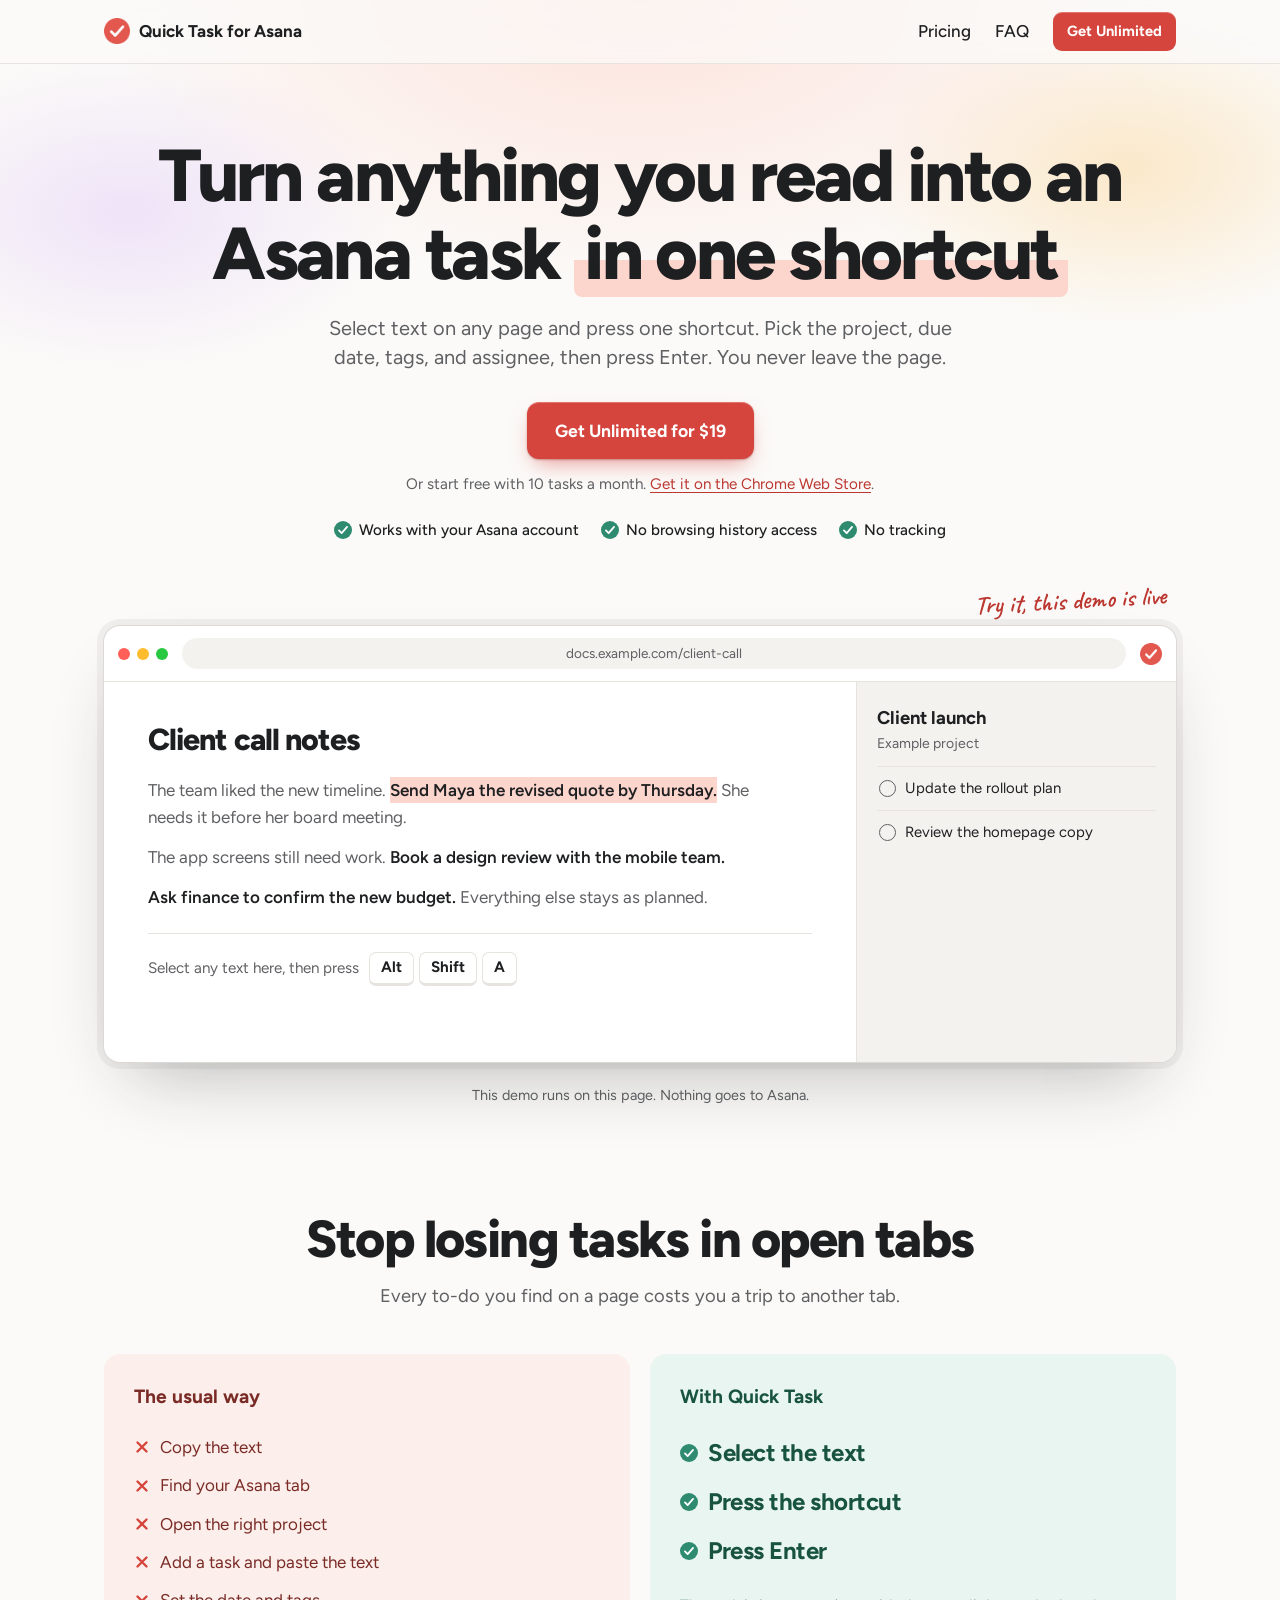
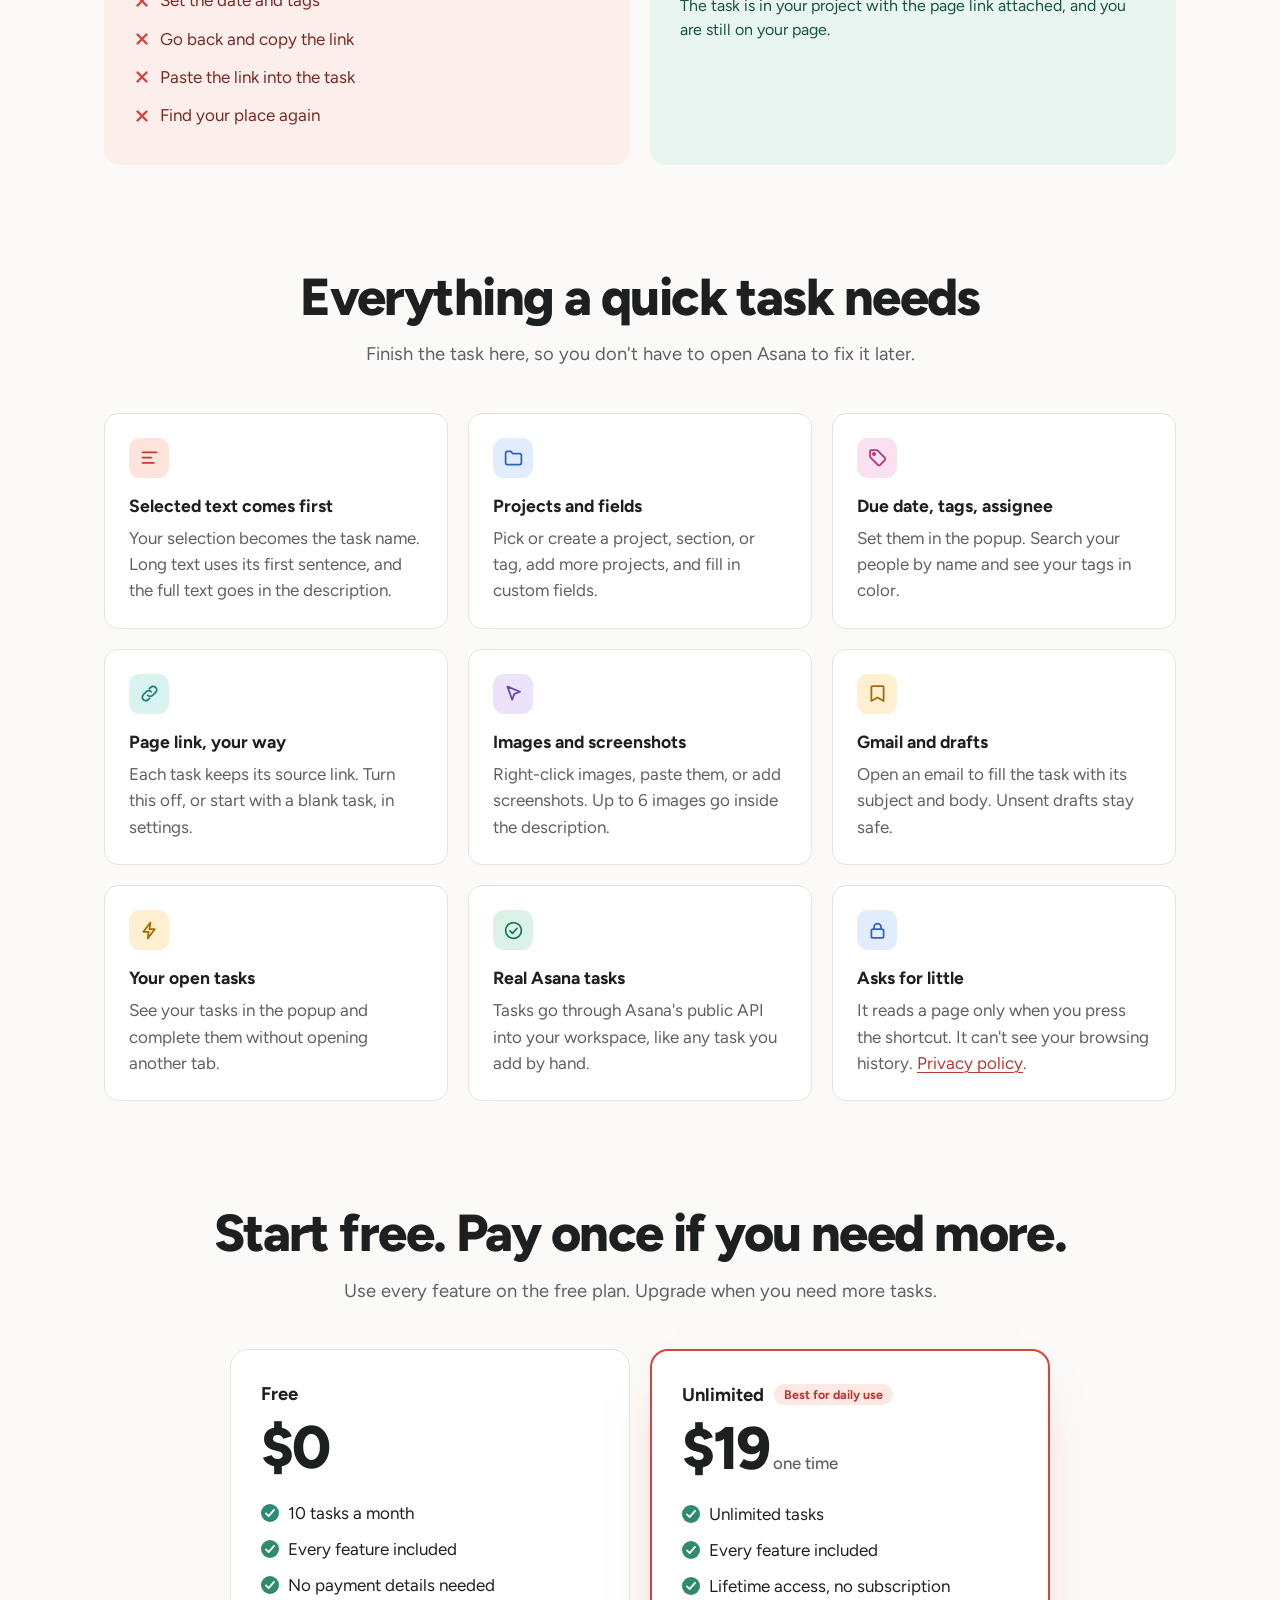
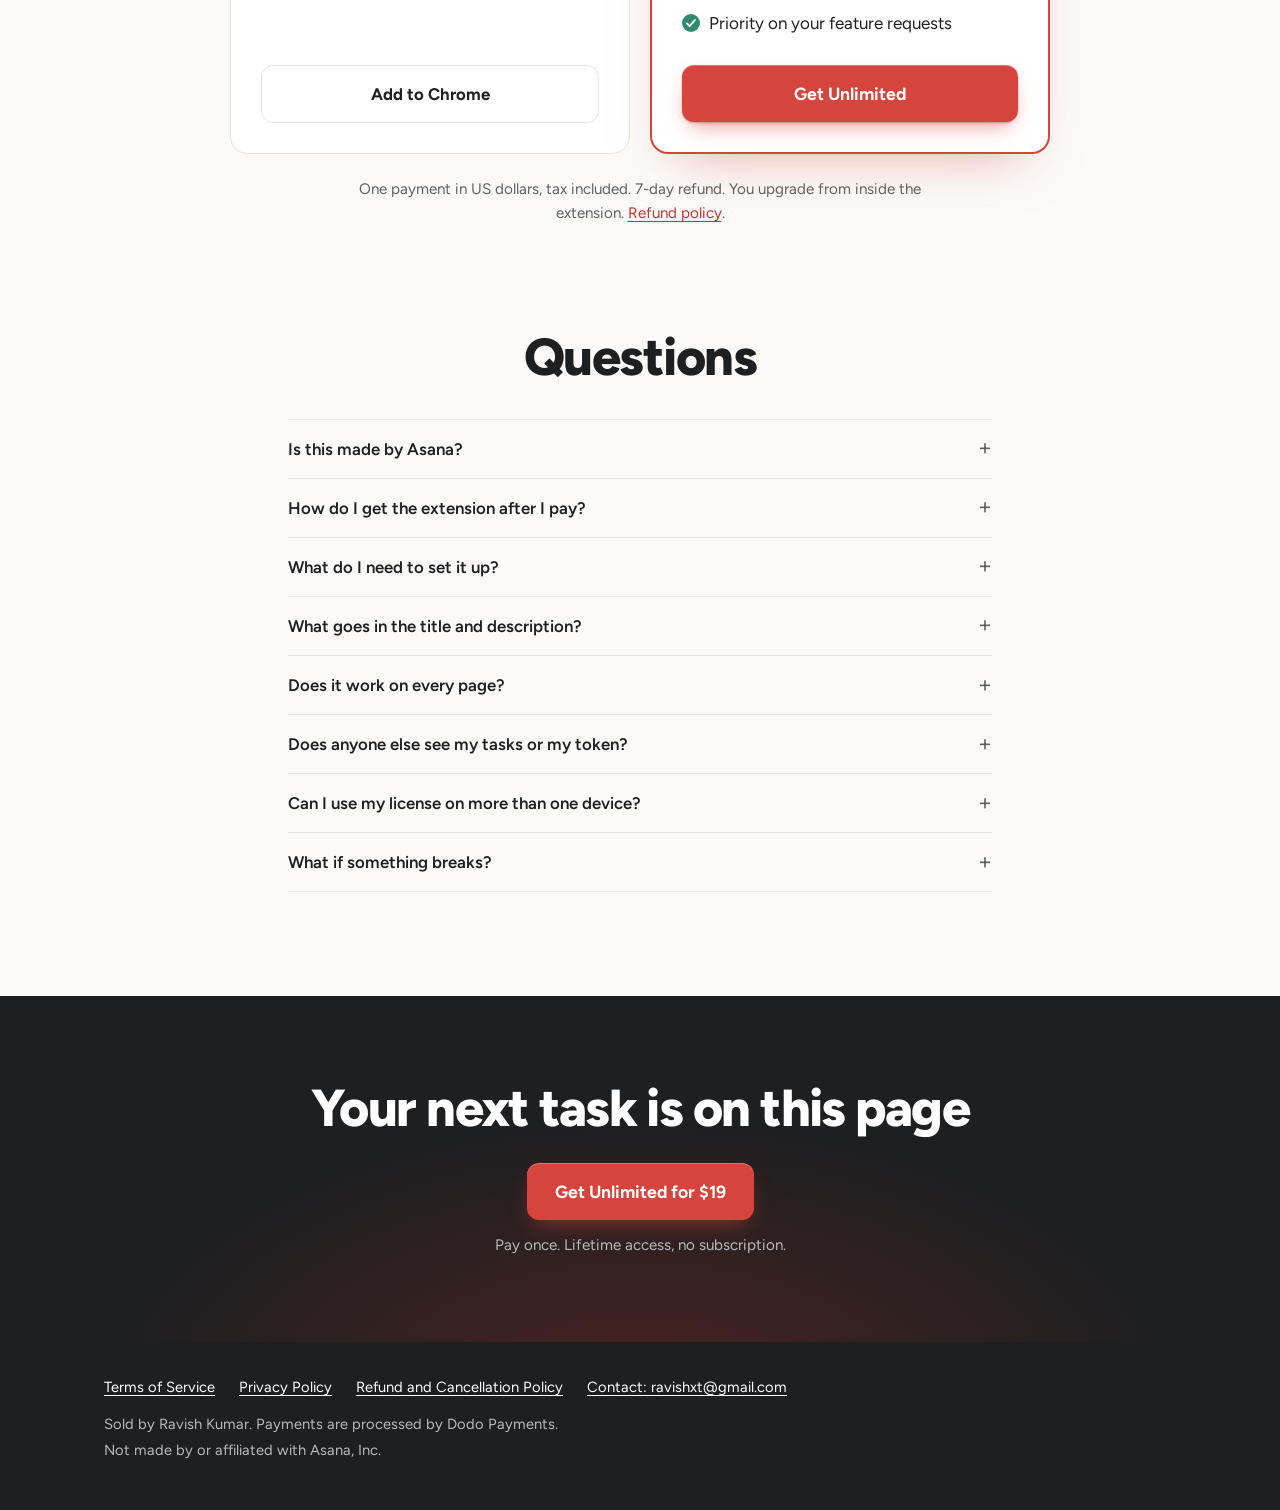
<file: index.html>
<!doctype html>
<html lang="en">
<head>
  <meta charset="utf-8">
  <meta name="viewport" content="width=device-width, initial-scale=1">
  <title>Quick Task for Asana</title>
  <meta name="description" content="A Chrome extension that turns selected text on any page into an Asana task with project, due date, tags, and assignee. Free for 10 tasks a month, or $19 one time for unlimited tasks.">
  <link rel="canonical" href="https://quicktask.ravishxt.com/">
  <link rel="icon" href="icon.png">
  <meta name="theme-color" content="#d6453d">
  <link rel="stylesheet" href="site.css">
</head>
<body>
  <svg class="sprite" width="0" height="0" aria-hidden="true">
    <symbol id="tick" viewBox="0 0 20 20"><circle cx="10" cy="10" r="10" fill="currentColor"/><path d="M5.5 10.5l3 3 6-7" fill="none" stroke="#fff" stroke-width="2" stroke-linecap="round" stroke-linejoin="round"/></symbol>
    <symbol id="cross" viewBox="0 0 16 16"><path d="M3.5 3.5l9 9m0-9l-9 9" fill="none" stroke="currentColor" stroke-width="2.4" stroke-linecap="round"/></symbol>
    <symbol id="c-text" viewBox="0 0 24 24"><path d="M4 6h16M4 12h10M4 18h13"/></symbol>
    <symbol id="c-folder" viewBox="0 0 24 24"><path d="M3 7a2 2 0 0 1 2-2h4l2 2.500h8a2 2 0 0 1 2 2V18a2 2 0 0 1-2 2H5a2 2 0 0 1-2-2z"/></symbol>
    <symbol id="c-tag" viewBox="0 0 24 24"><path d="M3.5 4.500v6.300c0 .5.2 1 .6 1.400l8.2 8.200a2 2 0 0 0 2.8 0l5.3-5.300a2 2 0 0 0 0-2.800l-8.2-8.200c-.4-.4-.9-.6-1.4-.6H4.500a1 1 0 0 0-1 1z"/><circle cx="8" cy="8" r="1.3"/></symbol>
    <symbol id="c-link" viewBox="0 0 24 24"><path d="M10 14a4 4 0 0 0 5.7 0l3.3-3.300A4 4 0 0 0 13.3 5L12 6.3"/><path d="M14 10a4 4 0 0 0-5.7 0L5 13.300A4 4 0 0 0 10.7 19L12 17.7"/></symbol>
    <symbol id="c-pointer" viewBox="0 0 24 24"><path d="M5 4l5.5 15 2.5-6.500L19.5 10z"/></symbol>
    <symbol id="c-save" viewBox="0 0 24 24"><path d="M6 3.500h12a1 1 0 0 1 1 1v16l-7-4-7 4v-16a1 1 0 0 1 1-1z"/></symbol>
    <symbol id="c-bolt" viewBox="0 0 24 24"><path d="M13 3L5 13.500h6L10 21l8-10.500h-6z"/></symbol>
    <symbol id="c-check" viewBox="0 0 24 24"><circle cx="12" cy="12" r="9"/><path d="M8 12.500l2.8 2.800L16 9.5"/></symbol>
    <symbol id="c-lock" viewBox="0 0 24 24"><rect x="5" y="10.5" width="14" height="10" rx="2"/><path d="M8 10.500V8a4 4 0 0 1 8 0v2.5"/></symbol>
  </svg>

  <div class="nav-bar">
    <header class="wrap top">
      <a class="brand" href="/"><img src="icon.png" alt="">Quick Task for Asana</a>
      <nav>
        <a href="#pricing">Pricing</a>
        <a href="#questions">FAQ</a>
        <a class="cta cta-small" href="https://checkout.dodopayments.com/buy/pdt_0Nr3dTC6SesxPEz8lpzmD?quantity=1&amp;redirect_url=https%3A%2F%2Fquicktask.ravishxt.com%2Fthanks">Get Unlimited</a>
      </nav>
    </header>
  </div>

  <main>
    <section class="wrap hero">
      <h1>Turn anything you read into an Asana task <mark>in one shortcut</mark></h1>
      <p class="lead">Select text on any page and press one shortcut. Pick the project, due date, tags, and assignee, then press Enter. You never leave the page.</p>
      <a class="cta" href="https://checkout.dodopayments.com/buy/pdt_0Nr3dTC6SesxPEz8lpzmD?quantity=1&amp;redirect_url=https%3A%2F%2Fquicktask.ravishxt.com%2Fthanks">Get Unlimited for $19</a>
      <p class="fine">Or start free with 10 tasks a month. <a href="https://chromewebstore.google.com/detail/quick-task-for-asana/fpibmdaknlnfhgpfigkmcmgkjjlnffla">Get it on the Chrome Web Store</a>.</p>
      <ul class="badges">
        <li><svg class="tick"><use href="#tick"/></svg>Works with your Asana account</li>
        <li><svg class="tick"><use href="#tick"/></svg>No browsing history access</li>
        <li><svg class="tick"><use href="#tick"/></svg>No tracking</li>
      </ul>
    </section>

    <section class="wrap stage" aria-label="Interactive demo">
      <p class="note">Try it, this demo is live</p>
      <div class="window">
        <div class="browser-bar">
          <div class="dots"><i></i><i></i><i></i></div>
          <div class="address">docs.example.com/client-call</div>
          <img src="icon.png" alt="">
        </div>

        <div class="split">
          <article class="doc" id="doc">
            <h2>Client call notes</h2>
            <p>The team liked the new timeline. <span class="line">Send Maya the revised quote by Thursday.</span> She needs it before her board meeting.</p>
            <p>The app screens still need work. <span class="line">Book a design review with the mobile team.</span></p>
            <p><span class="line">Ask finance to confirm the new budget.</span> Everything else stays as planned.</p>
            <div class="try">
              <span id="hint">Select any text here, then press</span>
              <button class="keys nudge" id="keys" type="button" aria-label="Press the shortcut">
                <kbd id="alt-key">Option</kbd><kbd>Shift</kbd><kbd>A</kbd>
              </button>
            </div>
          </article>

          <aside class="project">
            <h2>Client launch</h2>
            <p>Example project</p>
            <ul id="tasks">
              <li>Update the rollout plan</li>
              <li>Review the homepage copy</li>
            </ul>
          </aside>
        </div>

        <div class="popup" id="popup" hidden>
          <form id="form">
            <div class="popup-head"><img src="icon.png" alt="" width="16" height="16">New task</div>
            <input id="task" required autocomplete="off" aria-label="Task name">
            <dl class="fields">
              <div><dt>Assignee</dt><dd class="who"><span class="face">RK</span>Me</dd></div>
              <div><dt>Due date</dt><dd>Thursday</dd></div>
              <div><dt>Project</dt><dd>Client launch</dd></div>
              <div><dt>Tags</dt><dd class="tagged"><span class="pill">Follow up</span></dd></div>
            </dl>
            <div class="popup-foot">
              <p class="left" id="left">10 free tasks left</p>
              <button class="create" id="create">Create task</button>
            </div>
          </form>
          <p class="created" id="created" role="status" hidden>Task created</p>
        </div>
      </div>
      <p class="caption">This demo runs on this page. Nothing goes to Asana.</p>
    </section>

    <section class="wrap block">
      <h2 class="title">Stop losing tasks in open tabs</h2>
      <p class="sub">Every to-do you find on a page costs you a trip to another tab.</p>
      <div class="ways">
        <div class="way way-slow">
          <h3>The usual way</h3>
          <ol>
            <li><svg class="cross"><use href="#cross"/></svg>Copy the text</li>
            <li><svg class="cross"><use href="#cross"/></svg>Find your Asana tab</li>
            <li><svg class="cross"><use href="#cross"/></svg>Open the right project</li>
            <li><svg class="cross"><use href="#cross"/></svg>Add a task and paste the text</li>
            <li><svg class="cross"><use href="#cross"/></svg>Set the date and tags</li>
            <li><svg class="cross"><use href="#cross"/></svg>Go back and copy the link</li>
            <li><svg class="cross"><use href="#cross"/></svg>Paste the link into the task</li>
            <li><svg class="cross"><use href="#cross"/></svg>Find your place again</li>
          </ol>
        </div>
        <div class="way way-fast">
          <h3>With Quick Task</h3>
          <ol>
            <li><svg class="tick"><use href="#tick"/></svg>Select the text</li>
            <li><svg class="tick"><use href="#tick"/></svg>Press the shortcut</li>
            <li><svg class="tick"><use href="#tick"/></svg>Press Enter</li>
          </ol>
          <p class="result">The task is in your project with the page link attached, and you are still on your page.</p>
        </div>
      </div>
    </section>

    <section class="wrap block">
      <h2 class="title">Everything a quick task needs</h2>
      <p class="sub">Finish the task here, so you don't have to open Asana to fix it later.</p>
      <div class="grid">
        <div class="card"><span class="ico coral"><svg><use href="#c-text"/></svg></span><h3>Selected text comes first</h3><p>Your selection becomes the task name. Long text uses its first sentence, and the full text goes in the description.</p></div>
        <div class="card"><span class="ico blue"><svg><use href="#c-folder"/></svg></span><h3>Projects and fields</h3><p>Pick or create a project, section, or tag, add more projects, and fill in custom fields.</p></div>
        <div class="card"><span class="ico pink"><svg><use href="#c-tag"/></svg></span><h3>Due date, tags, assignee</h3><p>Set them in the popup. Search your people by name and see your tags in color.</p></div>
        <div class="card"><span class="ico teal"><svg><use href="#c-link"/></svg></span><h3>Page link, your way</h3><p>Each task keeps its source link. Turn this off, or start with a blank task, in settings.</p></div>
        <div class="card"><span class="ico purple"><svg><use href="#c-pointer"/></svg></span><h3>Images and screenshots</h3><p>Right-click images, paste them, or add screenshots. Up to 6 images go inside the description.</p></div>
        <div class="card"><span class="ico amber"><svg><use href="#c-save"/></svg></span><h3>Gmail and drafts</h3><p>Open an email to fill the task with its subject and body. Unsent drafts stay safe.</p></div>
        <div class="card"><span class="ico amber"><svg><use href="#c-bolt"/></svg></span><h3>Your open tasks</h3><p>See your tasks in the popup and complete them without opening another tab.</p></div>
        <div class="card"><span class="ico green"><svg><use href="#c-check"/></svg></span><h3>Real Asana tasks</h3><p>Tasks go through Asana's public API into your workspace, like any task you add by hand.</p></div>
        <div class="card"><span class="ico blue"><svg><use href="#c-lock"/></svg></span><h3>Asks for little</h3><p>It reads a page only when you press the shortcut. It can't see your browsing history. <a href="/privacy">Privacy policy</a>.</p></div>
      </div>
    </section>

    <section class="wrap block" id="pricing">
      <h2 class="title">Start free. Pay once if you need more.</h2>
      <p class="sub">Use every feature on the free plan. Upgrade when you need more tasks.</p>
      <div class="plans">
        <div class="plan">
          <h3>Free</h3>
          <p class="price">$0</p>
          <ul>
            <li><svg class="tick"><use href="#tick"/></svg>10 tasks a month</li>
            <li><svg class="tick"><use href="#tick"/></svg>Every feature included</li>
            <li><svg class="tick"><use href="#tick"/></svg>No payment details needed</li>
          </ul>
          <a class="ghost" href="https://chromewebstore.google.com/detail/quick-task-for-asana/fpibmdaknlnfhgpfigkmcmgkjjlnffla">Add to Chrome</a>
        </div>
        <div class="plan plan-paid">
          <h3>Unlimited<span class="badge">Best for daily use</span></h3>
          <p class="price">$19<small> one time</small></p>
          <ul>
            <li><svg class="tick"><use href="#tick"/></svg>Unlimited tasks</li>
            <li><svg class="tick"><use href="#tick"/></svg>Every feature included</li>
            <li><svg class="tick"><use href="#tick"/></svg>Lifetime access, no subscription</li>
            <li><svg class="tick"><use href="#tick"/></svg>Priority on your feature requests</li>
          </ul>
          <a class="cta" href="https://checkout.dodopayments.com/buy/pdt_0Nr3dTC6SesxPEz8lpzmD?quantity=1&amp;redirect_url=https%3A%2F%2Fquicktask.ravishxt.com%2Fthanks">Get Unlimited</a>
        </div>
      </div>
      <p class="pricing-note">One payment in US dollars, tax included. 7-day refund. You upgrade from inside the extension. <a href="/refund">Refund policy</a>.</p>
    </section>

    <section class="wrap block" id="questions">
      <h2 class="title">Questions</h2>
      <div class="faq">
        <details>
          <summary>Is this made by Asana?</summary>
          <p>No. Quick Task for Asana is an independent product by Ravish Kumar. It is not made by or affiliated with Asana, Inc. It connects to your Asana account through Asana's public API.</p>
        </details>
        <details>
          <summary>How do I get the extension after I pay?</summary>
          <p>Install the extension from the <a href="https://chromewebstore.google.com/detail/quick-task-for-asana/fpibmdaknlnfhgpfigkmcmgkjjlnffla">Chrome Web Store</a> first. After you pay, Dodo Payments sends a license key to your email. Paste it into the extension settings to unlock unlimited tasks.</p>
        </details>
        <details>
          <summary>What do I need to set it up?</summary>
          <p>Chrome 127 or later, or another Chromium browser such as Brave, and an Asana account. A setup page opens after you install. You create an Asana personal access token once and paste it there.</p>
        </details>
        <details>
          <summary>What goes in the title and description?</summary>
          <p>Selected text becomes the title. If it is long, the title is its first sentence or line, and the full text goes in the description with the page link. If nothing is selected, the title is the page title. You can edit everything before you save, or change this in settings.</p>
        </details>
        <details>
          <summary>Does it work on every page?</summary>
          <p>It works on most pages. Some apps, such as Google Docs, draw text in a way the extension cannot read. In these apps, the page title becomes the task name, and you can edit it before you save.</p>
        </details>
        <details>
          <summary>Does anyone else see my tasks or my token?</summary>
          <p>No. Your task details and token go straight from your browser to Asana. The developer never receives them. The token is encrypted in your browser, and you can revoke it in Asana at any time.</p>
        </details>
        <details>
          <summary>Can I use my license on more than one device?</summary>
          <p>Yes. One license is for one person, on up to 2 browsers. You can remove it from a browser in settings to free a slot. Please don't share your key with other people.</p>
        </details>
        <details>
          <summary>What if something breaks?</summary>
          <p>Email <a href="mailto:ravishxt@gmail.com">ravishxt@gmail.com</a>. A real person replies within 2 business days.</p>
        </details>
      </div>
    </section>

    <section class="closing">
      <div class="wrap">
        <h2 class="title">Your next task is on this page</h2>
        <a class="cta" href="https://checkout.dodopayments.com/buy/pdt_0Nr3dTC6SesxPEz8lpzmD?quantity=1&amp;redirect_url=https%3A%2F%2Fquicktask.ravishxt.com%2Fthanks">Get Unlimited for $19</a>
        <p class="fine">Pay once. Lifetime access, no subscription.</p>
      </div>
    </section>
  </main>

  <footer class="foot">
    <div class="wrap">
      <ul>
        <li><a href="/terms">Terms of Service</a></li>
        <li><a href="/privacy">Privacy Policy</a></li>
        <li><a href="/refund">Refund and Cancellation Policy</a></li>
        <li><a href="mailto:ravishxt@gmail.com">Contact: ravishxt@gmail.com</a></li>
      </ul>
      <p>Sold by Ravish Kumar. Payments are processed by Dodo Payments.</p>
      <p>Not made by or affiliated with Asana, Inc.</p>
    </div>
  </footer>

  <script src="demo.js"></script>
</body>
</html>
</file>
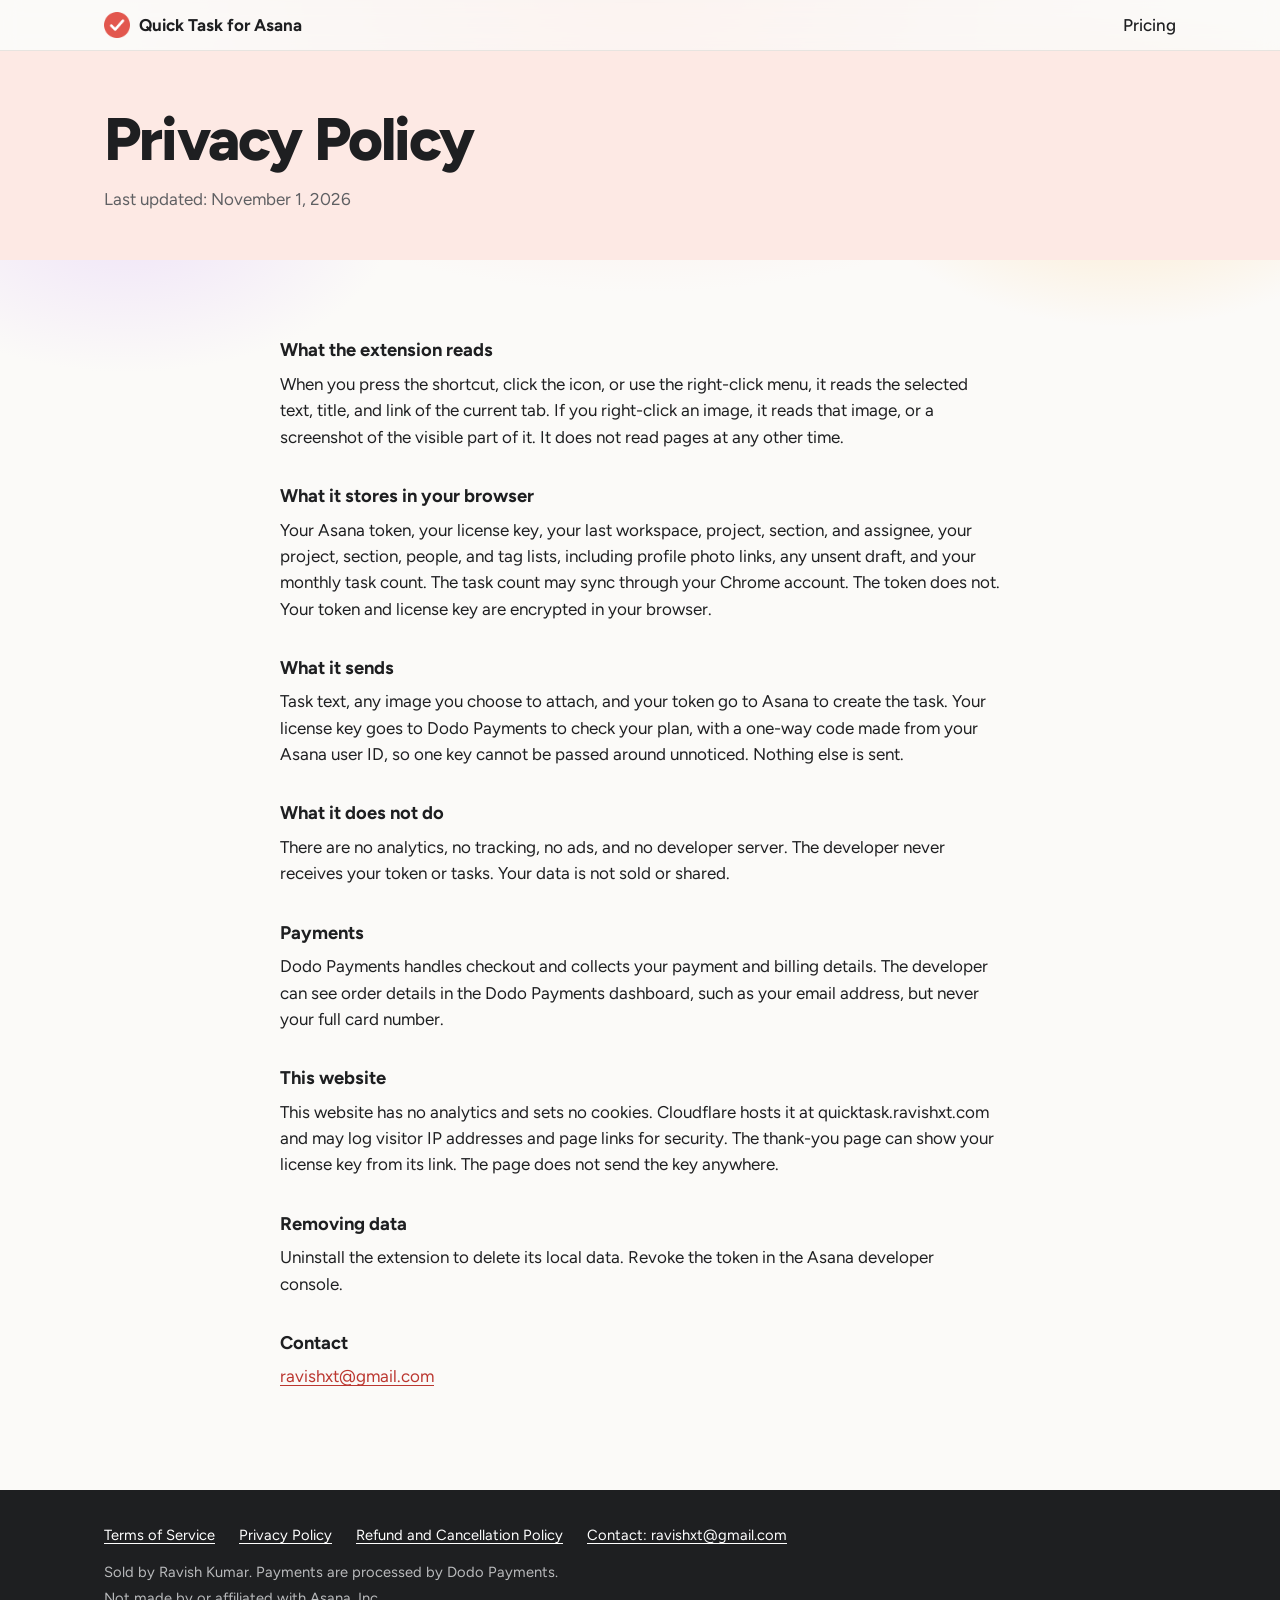
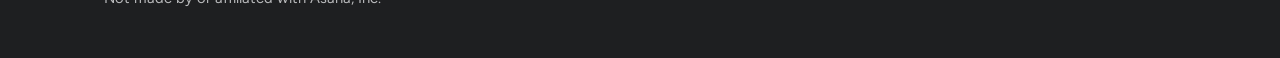
<file: privacy.html>
<!doctype html>
<html lang="en">
<head>
  <meta charset="utf-8">
  <meta name="viewport" content="width=device-width, initial-scale=1">
  <title>Privacy Policy: Quick Task for Asana</title>
  <link rel="canonical" href="https://quicktask.ravishxt.com/privacy">
  <link rel="icon" href="icon.png">
  <link rel="stylesheet" href="site.css">
</head>
<body>
  <div class="nav-bar">
    <header class="wrap top">
      <a class="brand" href="/"><img src="icon.png" alt="">Quick Task for Asana</a>
      <nav><a href="index.html#pricing">Pricing</a></nav>
    </header>
  </div>
  <div class="policy-head">
    <div class="wrap">
      <h1>Privacy Policy</h1>
      <p>Last updated: November 1, 2026</p>
    </div>
  </div>

  <main class="wrap policy">
    <h2>What the extension reads</h2>
    <p>When you press the shortcut, click the icon, or use the right-click menu, it reads the selected text, title, and link of the current tab. If you right-click an image, it reads that image, or a screenshot of the visible part of it. It does not read pages at any other time.</p>

    <h2>What it stores in your browser</h2>
    <p>Your Asana token, your license key, your last workspace, project, section, and assignee, your project, section, people, and tag lists, including profile photo links, any unsent draft, and your monthly task count. The task count may sync through your Chrome account. The token does not. Your token and license key are encrypted in your browser.</p>

    <h2>What it sends</h2>
    <p>Task text, any image you choose to attach, and your token go to Asana to create the task. Your license key goes to Dodo Payments to check your plan, with a one-way code made from your Asana user ID, so one key cannot be passed around unnoticed. Nothing else is sent.</p>

    <h2>What it does not do</h2>
    <p>There are no analytics, no tracking, no ads, and no developer server. The developer never receives your token or tasks. Your data is not sold or shared.</p>

    <h2>Payments</h2>
    <p>Dodo Payments handles checkout and collects your payment and billing details. The developer can see order details in the Dodo Payments dashboard, such as your email address, but never your full card number.</p>

    <h2>This website</h2>
    <p>This website has no analytics and sets no cookies. Cloudflare hosts it at quicktask.ravishxt.com and may log visitor IP addresses and page links for security. The thank-you page can show your license key from its link. The page does not send the key anywhere.</p>

    <h2>Removing data</h2>
    <p>Uninstall the extension to delete its local data. Revoke the token in the Asana developer console.</p>

    <h2>Contact</h2>
    <p><a href="mailto:ravishxt@gmail.com">ravishxt@gmail.com</a></p>
  </main>

  <footer class="foot">
    <div class="wrap">
      <ul>
        <li><a href="/terms">Terms of Service</a></li>
        <li><a href="/privacy">Privacy Policy</a></li>
        <li><a href="/refund">Refund and Cancellation Policy</a></li>
        <li><a href="mailto:ravishxt@gmail.com">Contact: ravishxt@gmail.com</a></li>
      </ul>
      <p>Sold by Ravish Kumar. Payments are processed by Dodo Payments.</p>
      <p>Not made by or affiliated with Asana, Inc.</p>
    </div>
  </footer>
</body>
</html>
</file>
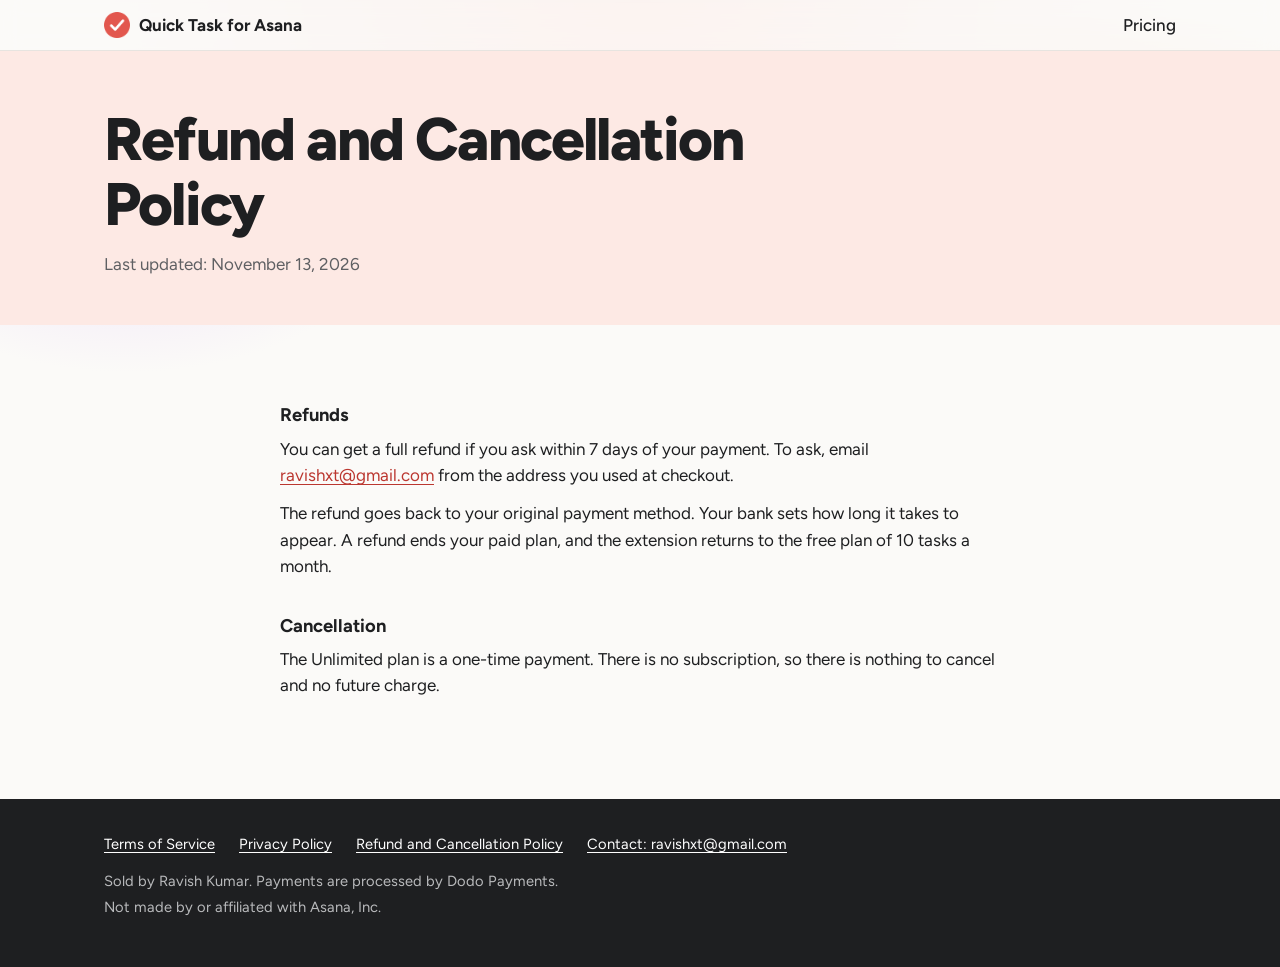
<file: refund.html>
<!doctype html>
<html lang="en">
<head>
  <meta charset="utf-8">
  <meta name="viewport" content="width=device-width, initial-scale=1">
  <title>Refund and Cancellation Policy: Quick Task for Asana</title>
  <link rel="canonical" href="https://quicktask.ravishxt.com/refund">
  <link rel="icon" href="icon.png">
  <link rel="stylesheet" href="site.css">
</head>
<body>
  <div class="nav-bar">
    <header class="wrap top">
      <a class="brand" href="/"><img src="icon.png" alt="">Quick Task for Asana</a>
      <nav><a href="index.html#pricing">Pricing</a></nav>
    </header>
  </div>
  <div class="policy-head">
    <div class="wrap">
      <h1>Refund and Cancellation Policy</h1>
      <p>Last updated: November 13, 2026</p>
    </div>
  </div>

  <main class="wrap policy">
    <h2>Refunds</h2>
    <p>You can get a full refund if you ask within 7 days of your payment. To ask, email <a href="mailto:ravishxt@gmail.com">ravishxt@gmail.com</a> from the address you used at checkout.</p>
    <p>The refund goes back to your original payment method. Your bank sets how long it takes to appear. A refund ends your paid plan, and the extension returns to the free plan of 10 tasks a month.</p>

    <h2>Cancellation</h2>
    <p>The Unlimited plan is a one-time payment. There is no subscription, so there is nothing to cancel and no future charge.</p>
  </main>

  <footer class="foot">
    <div class="wrap">
      <ul>
        <li><a href="/terms">Terms of Service</a></li>
        <li><a href="/privacy">Privacy Policy</a></li>
        <li><a href="/refund">Refund and Cancellation Policy</a></li>
        <li><a href="mailto:ravishxt@gmail.com">Contact: ravishxt@gmail.com</a></li>
      </ul>
      <p>Sold by Ravish Kumar. Payments are processed by Dodo Payments.</p>
      <p>Not made by or affiliated with Asana, Inc.</p>
    </div>
  </footer>
</body>
</html>
</file>
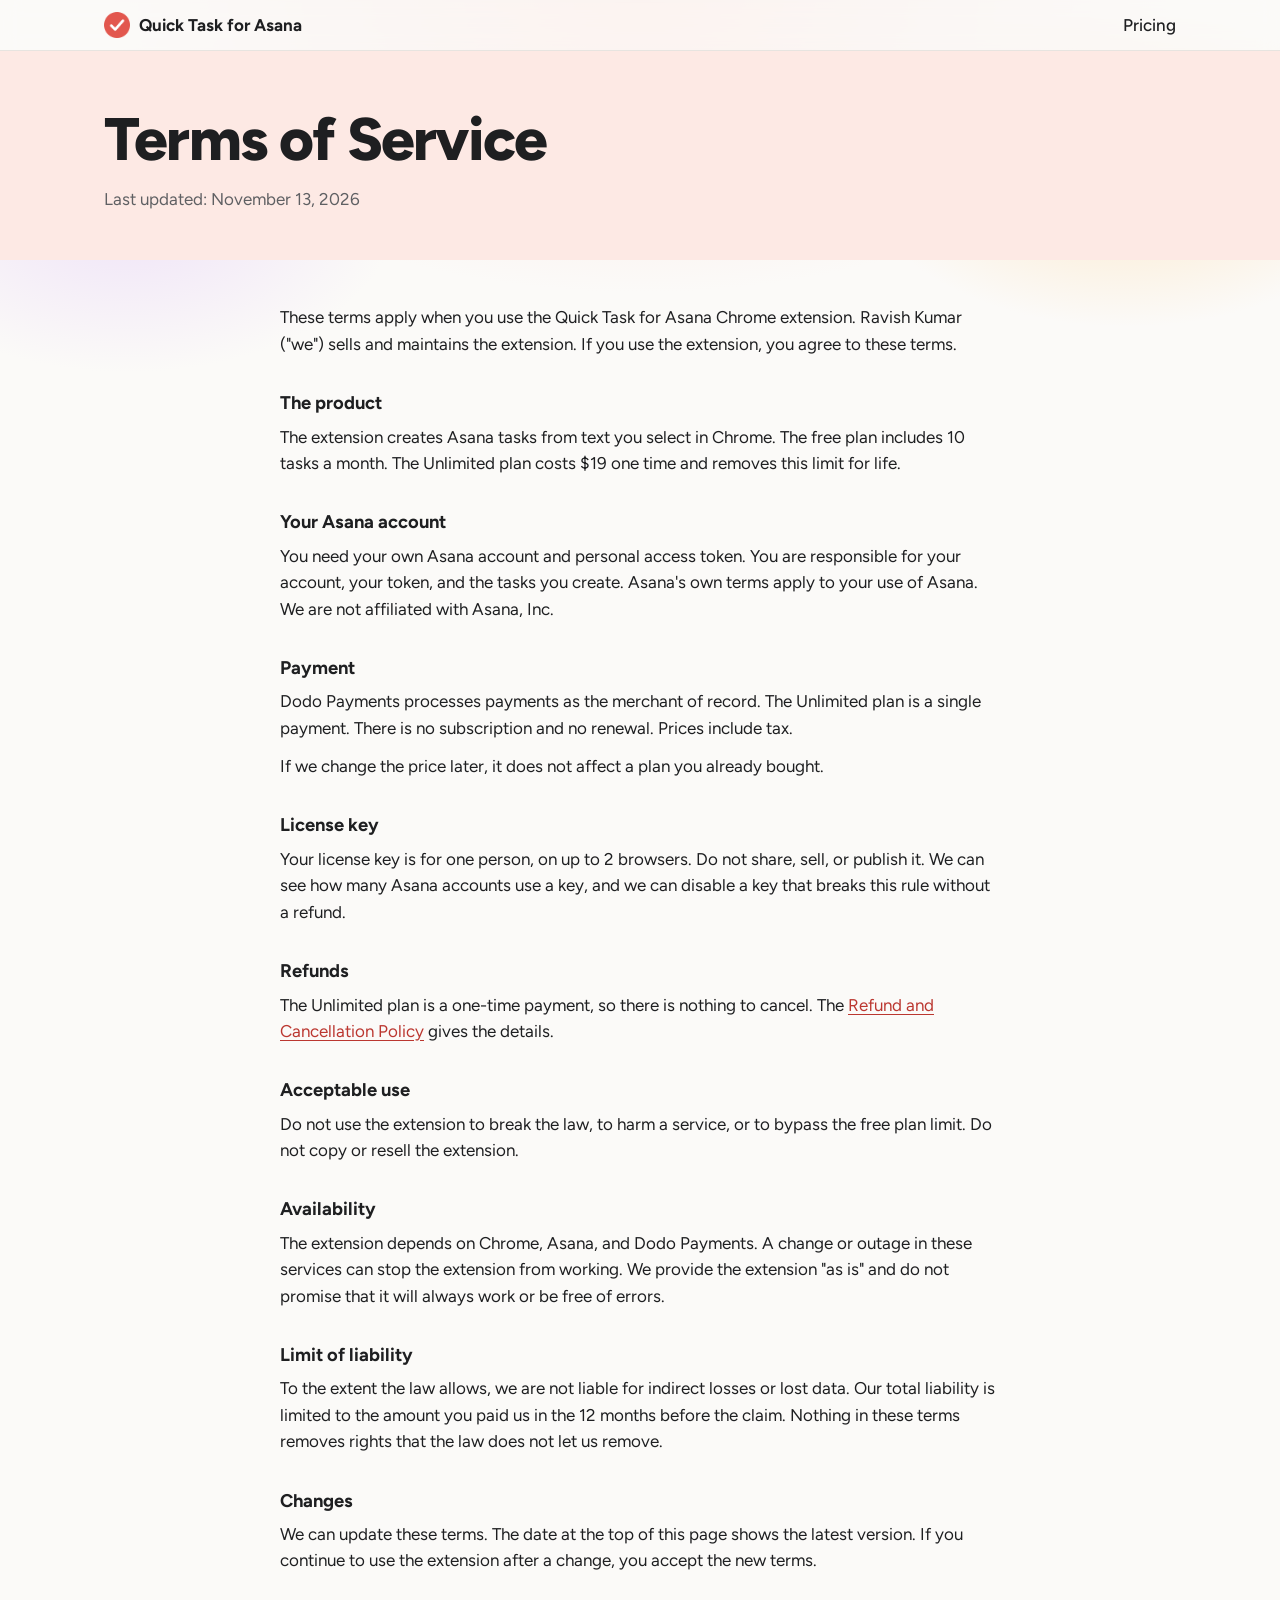
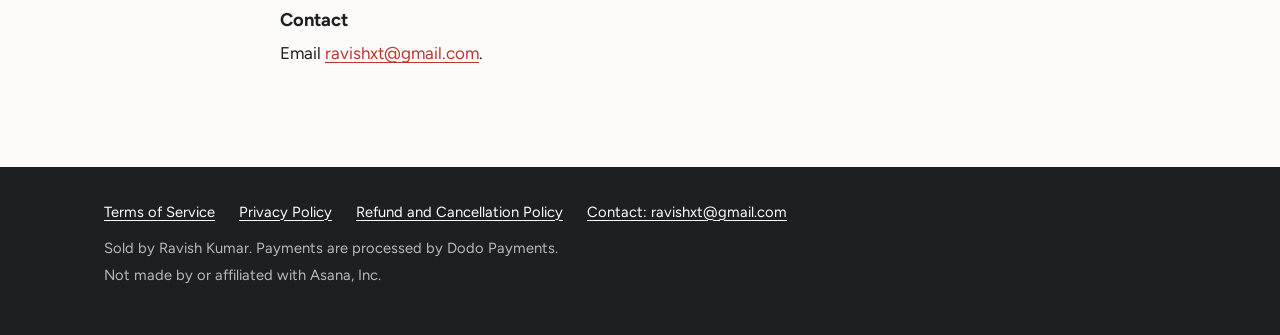
<file: terms.html>
<!doctype html>
<html lang="en">
<head>
  <meta charset="utf-8">
  <meta name="viewport" content="width=device-width, initial-scale=1">
  <title>Terms of Service: Quick Task for Asana</title>
  <link rel="canonical" href="https://quicktask.ravishxt.com/terms">
  <link rel="icon" href="icon.png">
  <link rel="stylesheet" href="site.css">
</head>
<body>
  <div class="nav-bar">
    <header class="wrap top">
      <a class="brand" href="/"><img src="icon.png" alt="">Quick Task for Asana</a>
      <nav><a href="index.html#pricing">Pricing</a></nav>
    </header>
  </div>
  <div class="policy-head">
    <div class="wrap">
      <h1>Terms of Service</h1>
      <p>Last updated: November 13, 2026</p>
    </div>
  </div>

  <main class="wrap policy">
    <p>These terms apply when you use the Quick Task for Asana Chrome extension. Ravish Kumar ("we") sells and maintains the extension. If you use the extension, you agree to these terms.</p>

    <h2>The product</h2>
    <p>The extension creates Asana tasks from text you select in Chrome. The free plan includes 10 tasks a month. The Unlimited plan costs $19 one time and removes this limit for life.</p>

    <h2>Your Asana account</h2>
    <p>You need your own Asana account and personal access token. You are responsible for your account, your token, and the tasks you create. Asana's own terms apply to your use of Asana. We are not affiliated with Asana, Inc.</p>

    <h2>Payment</h2>
    <p>Dodo Payments processes payments as the merchant of record. The Unlimited plan is a single payment. There is no subscription and no renewal. Prices include tax.</p>
    <p>If we change the price later, it does not affect a plan you already bought.</p>

    <h2>License key</h2>
    <p>Your license key is for one person, on up to 2 browsers. Do not share, sell, or publish it. We can see how many Asana accounts use a key, and we can disable a key that breaks this rule without a refund.</p>

    <h2>Refunds</h2>
    <p>The Unlimited plan is a one-time payment, so there is nothing to cancel. The <a href="/refund">Refund and Cancellation Policy</a> gives the details.</p>

    <h2>Acceptable use</h2>
    <p>Do not use the extension to break the law, to harm a service, or to bypass the free plan limit. Do not copy or resell the extension.</p>

    <h2>Availability</h2>
    <p>The extension depends on Chrome, Asana, and Dodo Payments. A change or outage in these services can stop the extension from working. We provide the extension "as is" and do not promise that it will always work or be free of errors.</p>

    <h2>Limit of liability</h2>
    <p>To the extent the law allows, we are not liable for indirect losses or lost data. Our total liability is limited to the amount you paid us in the 12 months before the claim. Nothing in these terms removes rights that the law does not let us remove.</p>

    <h2>Changes</h2>
    <p>We can update these terms. The date at the top of this page shows the latest version. If you continue to use the extension after a change, you accept the new terms.</p>

    <h2>Contact</h2>
    <p>Email <a href="mailto:ravishxt@gmail.com">ravishxt@gmail.com</a>.</p>
  </main>

  <footer class="foot">
    <div class="wrap">
      <ul>
        <li><a href="/terms">Terms of Service</a></li>
        <li><a href="/privacy">Privacy Policy</a></li>
        <li><a href="/refund">Refund and Cancellation Policy</a></li>
        <li><a href="mailto:ravishxt@gmail.com">Contact: ravishxt@gmail.com</a></li>
      </ul>
      <p>Sold by Ravish Kumar. Payments are processed by Dodo Payments.</p>
      <p>Not made by or affiliated with Asana, Inc.</p>
    </div>
  </footer>
</body>
</html>
</file>
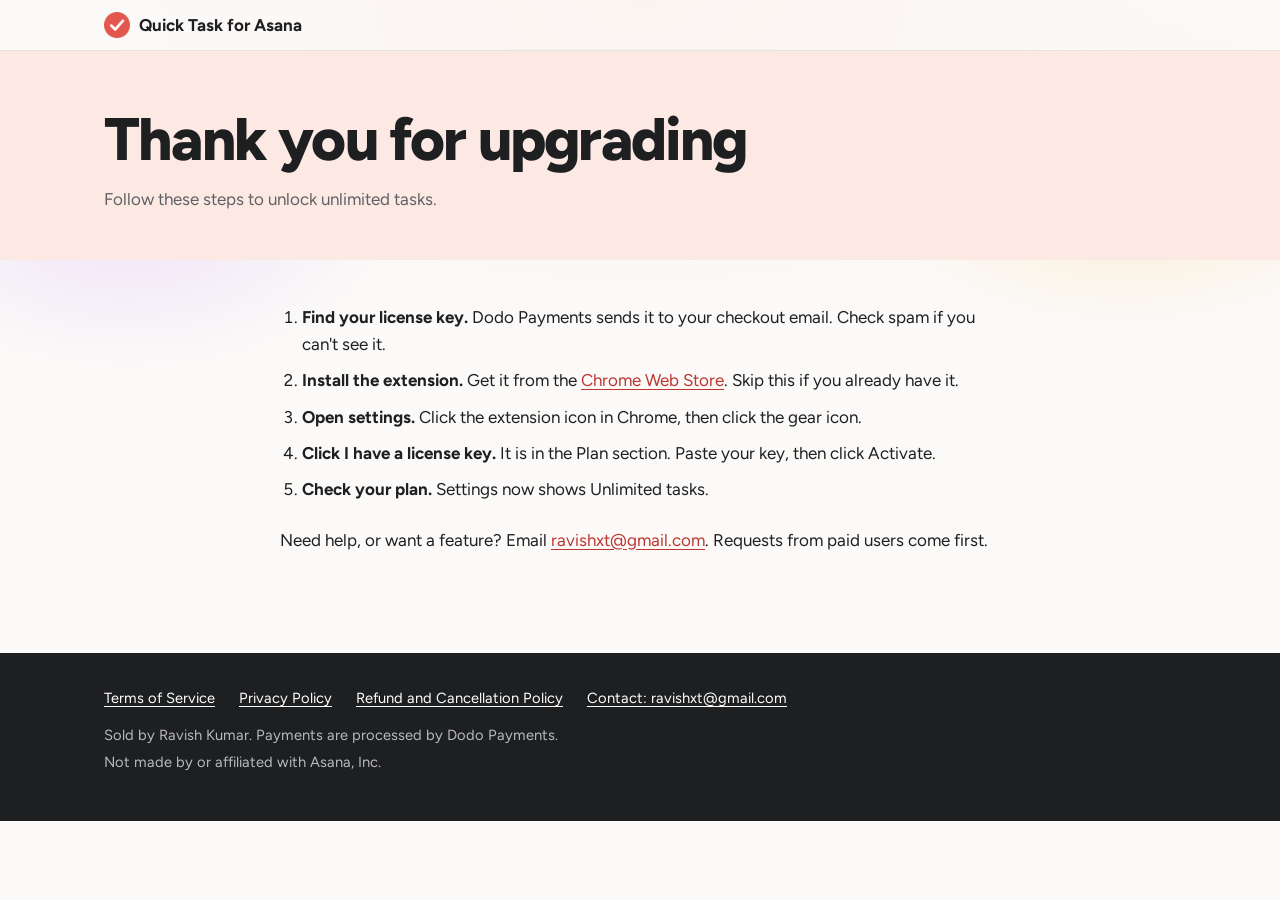
<file: thanks.html>
<!doctype html>
<html lang="en">
<head>
  <meta charset="utf-8">
  <meta name="viewport" content="width=device-width, initial-scale=1">
  <meta name="robots" content="noindex">
  <meta name="referrer" content="no-referrer">
  <title>Thank you: Quick Task for Asana</title>
  <link rel="icon" href="icon.png">
  <link rel="stylesheet" href="site.css">
</head>
<body>
  <div class="nav-bar">
    <header class="wrap top">
      <a class="brand" href="/"><img src="icon.png" alt="">Quick Task for Asana</a>
    </header>
  </div>
  <div class="policy-head">
    <div class="wrap">
      <h1 id="title">Thank you for upgrading</h1>
      <p>Follow these steps to unlock unlimited tasks.</p>
    </div>
  </div>

  <main class="wrap policy thanks">
    <p id="auto-status" class="auto-status" role="status" hidden></p>
    <div id="key-box" class="key-box" hidden>
      <p>Your license key</p>
      <div class="key-row">
        <code id="key"></code>
        <button id="copy" type="button" class="cta cta-small">Copy</button>
      </div>
    </div>
    <ol class="next-steps">
      <li id="email-step"><b>Find your license key.</b> Dodo Payments sends it to your checkout email. Check spam if you can't see it.</li>
      <li><b>Install the extension.</b> Get it from the <a href="https://chromewebstore.google.com/detail/quick-task-for-asana/fpibmdaknlnfhgpfigkmcmgkjjlnffla">Chrome Web Store</a>. Skip this if you already have it.</li>
      <li><b>Open settings.</b> Click the extension icon in Chrome, then click the gear icon.</li>
      <li><b>Click I have a license key.</b> It is in the Plan section. Paste your key, then click Activate.</li>
      <li><b>Check your plan.</b> Settings now shows Unlimited tasks.</li>
    </ol>
    <p>Need help, or want a feature? Email <a href="mailto:ravishxt@gmail.com">ravishxt@gmail.com</a>. Requests from paid users come first.</p>
  </main>

  <footer class="foot">
    <div class="wrap">
      <ul>
        <li><a href="/terms">Terms of Service</a></li>
        <li><a href="/privacy">Privacy Policy</a></li>
        <li><a href="/refund">Refund and Cancellation Policy</a></li>
        <li><a href="mailto:ravishxt@gmail.com">Contact: ravishxt@gmail.com</a></li>
      </ul>
      <p>Sold by Ravish Kumar. Payments are processed by Dodo Payments.</p>
      <p>Not made by or affiliated with Asana, Inc.</p>
    </div>
  </footer>

  <script src="thanks.js"></script>
</body>
</html>
</file>
<file: site.css>
@font-face {
  font-family: "Figtree";
  src: url("fonts/figtree-latin-wght-normal.woff2") format("woff2");
  font-weight: 300 900;
  font-display: swap;
}

@font-face {
  font-family: "Caveat";
  src: url("fonts/caveat-latin-wght-normal.woff2") format("woff2");
  font-weight: 400 700;
  font-display: swap;
}

:root {
  color-scheme: light;
  --coral: #d6453d;
  --coral-deep: #bb3730;
  --peach: #fde9e4;
  --select: #fcd5cd;
  --ink: #1e1f21;
  --muted: #5f6063;
  --paper: #fbfaf8;
  --tint: #f4f2ef;
  --line: #e7e4e0;
  --ok: #2e8b6f;
  --out: cubic-bezier(0.23, 1, 0.32, 1);
}

* { box-sizing: border-box; }
.sprite { position: absolute; }

html { scroll-behavior: smooth; scroll-padding-top: 72px; }

body {
  margin: 0;
  background: var(--paper);
  color: var(--ink);
  font: 400 17px/1.55 "Figtree", system-ui, sans-serif;
}

a { color: var(--coral-deep); text-underline-offset: 3px; }
a:focus-visible, button:focus-visible, summary:focus-visible, input:focus-visible {
  outline: 2px solid var(--coral);
  outline-offset: 2px;
}

.wrap { max-width: 1120px; margin: 0 auto; padding-inline: 24px; }

/* Header */
.nav-bar { position: sticky; top: 0; z-index: 5; border-bottom: 1px solid var(--line); background: rgb(251 250 248 / 0.88); backdrop-filter: blur(10px); }
.top { display: flex; align-items: center; justify-content: space-between; gap: 16px; padding-block: 12px; }
.brand { display: flex; align-items: center; gap: 9px; color: inherit; font-weight: 700; text-decoration: none; white-space: nowrap; }
.brand img { width: 26px; height: 26px; }
.top nav { display: flex; align-items: center; gap: 24px; }
.top nav a:not(.cta) { color: var(--ink); font-weight: 500; text-decoration: none; }

/* Buttons */
.cta {
  display: inline-block;
  padding: 15px 28px;
  border-radius: 12px;
  background: var(--coral);
  box-shadow: inset 0 1px 0 rgb(255 255 255 / 0.25), 0 1px 2px rgb(120 30 25 / 0.35), 0 10px 22px -8px rgb(214 69 61 / 0.6);
  color: #ffffff;
  font-size: 1.1rem;
  font-weight: 700;
  text-decoration: none;
  white-space: nowrap;
  transition: transform 0.16s var(--out), background 0.16s var(--out);
}
.cta:hover { background: var(--coral-deep); }
.cta:active { transform: scale(0.97); }
.cta-small { padding: 8px 14px; border-radius: 9px; font-size: 0.92rem; box-shadow: inset 0 1px 0 rgb(255 255 255 / 0.25); }

/* Hero */
.hero { padding-block: 72px 44px; text-align: center; }
.hero h1 {
  max-width: 15em;
  margin: 0 auto;
  font-size: clamp(2.6rem, 6.3vw, 4.6rem);
  font-weight: 800;
  line-height: 1.06;
  letter-spacing: -0.035em;
}
.hero h1 mark {
  padding: 0 0.14em;
  border-radius: 8px;
  background: linear-gradient(transparent 58%, var(--select) 58%);
  color: inherit;
  box-decoration-break: clone;
  -webkit-box-decoration-break: clone;
}
.lead { max-width: 33em; margin: 22px auto 30px; color: var(--muted); font-size: 1.25rem; line-height: 1.45; }
.fine { margin: 14px 0 0; color: var(--muted); font-size: 0.95rem; }
.badges { display: flex; flex-wrap: wrap; justify-content: center; gap: 8px 22px; margin: 22px 0 0; padding: 0; list-style: none; font-size: 0.95rem; font-weight: 500; }
.badges li { display: flex; align-items: center; gap: 7px; }

.tick { flex: none; width: 18px; height: 18px; color: var(--ok); }

/* Demo */
.stage { position: relative; margin-top: 40px; }
.note {
  position: absolute;
  top: -38px;
  right: 34px;
  margin: 0;
  color: var(--coral-deep);
  font: 600 1.6rem/1 "Caveat", cursive;
  transform: rotate(-3deg);
}
.window {
  position: relative;
  border-radius: 16px;
  background: #ffffff;
  box-shadow: 0 0 0 7px rgb(30 31 33 / 0.05), 0 0 0 1px var(--line), 0 34px 70px -28px rgb(30 31 33 / 0.32);
}
.browser-bar { display: flex; align-items: center; gap: 14px; padding: 12px 14px; border-bottom: 1px solid var(--line); }
.dots { display: flex; gap: 7px; }
.dots i { width: 12px; height: 12px; border-radius: 50%; background: var(--line); }
.dots i:nth-child(1) { background: #ff5f57; }
.dots i:nth-child(2) { background: #febc2e; }
.dots i:nth-child(3) { background: #28c840; }
.address { flex: 1; min-width: 0; padding: 5px 14px; border-radius: 99px; background: var(--tint); color: var(--muted); font-size: 0.85rem; text-align: center; white-space: nowrap; overflow: hidden; text-overflow: ellipsis; }
.browser-bar img { width: 22px; height: 22px; }

.split { display: grid; grid-template-columns: minmax(0, 1fr) 320px; min-height: 380px; }
.doc { padding: 34px 44px 28px; }
.doc h2 { margin: 0 0 14px; font-size: 1.9rem; font-weight: 800; letter-spacing: -0.03em; }
.doc p { max-width: 36em; margin: 0 0 14px; color: var(--muted); }
.doc ::selection { background: var(--select); color: var(--ink); }
.line { color: var(--ink); font-weight: 600; cursor: text; }
.line.saved { text-decoration: line-through; text-decoration-color: var(--muted); }

.try { display: flex; flex-wrap: wrap; align-items: center; gap: 10px; margin-top: 22px; padding-top: 18px; border-top: 1px solid var(--line); color: var(--muted); font-size: 0.95rem; }
.keys { display: flex; gap: 5px; padding: 0; border: 0; background: none; cursor: pointer; transition: transform 0.16s var(--out); }
.keys:active { transform: scale(0.97); }
.keys kbd {
  padding: 5px 11px;
  border: 1px solid var(--line);
  border-bottom-width: 3px;
  border-radius: 7px;
  background: #ffffff;
  color: var(--ink);
  font: 700 0.95rem/1.3 "Figtree", system-ui, sans-serif;
}

.project { padding: 22px 20px; border-left: 1px solid var(--line); border-bottom-right-radius: 16px; background: var(--tint); }
.project h2 { margin: 0; font-size: 1.15rem; font-weight: 700; }
.project > p { margin: 0 0 12px; color: var(--muted); font-size: 0.875rem; }
.project ul { margin: 0; padding: 0; list-style: none; }
.project li { position: relative; padding: 11px 0 11px 28px; border-top: 1px solid var(--line); font-size: 0.93rem; line-height: 1.35; overflow-wrap: anywhere; }
.project li::before { content: ""; position: absolute; left: 2px; top: 13px; width: 15px; height: 15px; border: 1.5px solid var(--muted); border-radius: 50%; }
.project li small { display: block; color: var(--coral-deep); font-size: 0.8rem; font-weight: 600; }
.project li.new { animation: land 0.32s var(--out), glow 1.6s 0.2s ease-out; }

.popup {
  position: absolute;
  top: 56px;
  right: 10px;
  z-index: 2;
  width: min(340px, calc(100% - 20px));
  padding: 16px;
  border-radius: 12px;
  background: #ffffff;
  box-shadow: 0 0 0 1px rgb(30 31 33 / 0.1), 0 20px 40px -10px rgb(30 31 33 / 0.35);
  font-size: 0.875rem;
  transform-origin: top right;
  animation: open 0.18s var(--out);
}
.popup[hidden] { display: none; }
.popup-head { display: flex; align-items: center; gap: 8px; margin-bottom: 6px; color: var(--muted); font-size: 0.8rem; font-weight: 500; }
.popup #task { display: block; width: 100%; margin-bottom: 12px; padding: 3px 0; border: 0; background: none; color: var(--ink); font: 650 1.15rem/1.3 "Figtree", system-ui, sans-serif; letter-spacing: -0.02em; text-overflow: ellipsis; }
.popup #task:focus-visible { outline: 0; }
.fields { display: grid; grid-template-columns: 1fr 1fr; gap: 10px; margin: 0 0 12px; }
.fields dt { color: var(--muted); font-size: 0.78rem; font-weight: 500; }
.fields dd { margin: 2px 0 0; padding: 6px 9px; border: 1px solid var(--line); border-radius: 8px; white-space: nowrap; overflow: hidden; text-overflow: ellipsis; }
.who { display: flex; align-items: center; gap: 7px; }
.face { display: grid; place-items: center; width: 20px; height: 20px; border-radius: 50%; background: var(--coral); color: #ffffff; font-size: 0.6rem; font-weight: 700; }
.fields .tagged { padding-block: 5px; }
.pill { padding: 2px 9px; border-radius: 99px; background: #f6dcee; color: #94276a; font-size: 0.78rem; font-weight: 600; }
.popup-foot { display: flex; align-items: center; justify-content: space-between; gap: 10px; }
.popup .left { margin: 0; color: var(--muted); font-size: 0.8rem; }
.popup .create { flex: none; padding: 9px 14px; border: 0; border-radius: 8px; background: var(--coral); color: #ffffff; font: inherit; font-weight: 700; cursor: pointer; transition: transform 0.16s var(--out); }
.popup .create:active { transform: scale(0.97); }
.created { margin: 0; color: var(--ok); font-size: 1rem; font-weight: 700; text-align: center; }

.caption { margin: 22px 0 0; color: var(--muted); font-size: 0.9rem; text-align: center; }

@keyframes open { from { opacity: 0; transform: scale(0.96); } }
@keyframes land { from { opacity: 0; transform: translateY(-10px); } }
@keyframes glow { from { background: var(--select); } }

/* Sections */
.block { padding-block: 104px 0; }
.title {
  max-width: 17em;
  margin: 0 auto 14px;
  font-size: clamp(2.1rem, 4.6vw, 3.25rem);
  font-weight: 800;
  line-height: 1.1;
  letter-spacing: -0.03em;
  text-align: center;
}
.sub { max-width: 34em; margin: 0 auto 44px; color: var(--muted); font-size: 1.15rem; text-align: center; }

.ways { display: grid; grid-template-columns: 1fr 1fr; gap: 20px; }
.way { padding: 28px 30px 30px; border-radius: 16px; }
.way h3 { margin: 0 0 16px; font-size: 1.2rem; font-weight: 700; }
.way ol { margin: 0; padding: 0; list-style: none; }
.way li { display: flex; align-items: center; gap: 10px; padding-block: 6px; }
.way-slow { background: #fbeeeb; color: #7a2b26; }
.way-fast { background: #e9f5f0; color: #18533f; }
.way-fast li { font-size: 1.5rem; font-weight: 700; letter-spacing: -0.02em; }
.way-fast .result { margin: 18px 0 0; font-size: 1rem; }
.cross { flex: none; width: 16px; height: 16px; color: var(--coral); }

.grid { display: grid; grid-template-columns: repeat(3, 1fr); gap: 20px; }
.card { padding: 24px; border: 1px solid var(--line); border-radius: 14px; background: #ffffff; }
.card h3 { margin: 0 0 6px; font-size: 1.1rem; font-weight: 700; }
.card p { margin: 0; color: var(--muted); }

/* Pricing */
.plans { display: grid; grid-template-columns: 1fr 1fr; gap: 20px; max-width: 820px; margin: 0 auto; }
.plan { display: flex; flex-direction: column; padding: 30px; border: 1px solid var(--line); border-radius: 18px; background: #ffffff; }
.plan-paid { border: 2px solid var(--coral); box-shadow: 0 24px 50px -28px rgb(214 69 61 / 0.5); }
.plan h3 { margin: 0; font-size: 1.15rem; font-weight: 700; }
.plan .price { margin: 8px 0 18px; font-size: 3.75rem; font-weight: 800; line-height: 1; letter-spacing: -0.04em; }
.plan .price small { color: var(--muted); font-size: 1.05rem; font-weight: 500; letter-spacing: 0; }
.plan ul { flex: 1; margin: 0 0 24px; padding: 0; list-style: none; }
.plan li { display: flex; gap: 9px; padding-block: 5px; }
.plan li .tick { margin-top: 4px; }
.plan .cta { text-align: center; }
.plan .ghost { display: block; padding: 15px; border: 1px solid var(--line); border-radius: 12px; color: var(--ink); font-size: 1.05rem; font-weight: 700; text-align: center; text-decoration: none; }
.plan .soon { color: var(--muted); font-weight: 600; cursor: default; }
.pricing-note { max-width: 40em; margin: 24px auto 0; color: var(--muted); font-size: 0.95rem; text-align: center; }

/* Questions */
.faq { max-width: 44rem; margin: 32px auto 0; }
.faq details { border-top: 1px solid var(--line); }
.faq details:last-child { border-bottom: 1px solid var(--line); }
.faq summary { padding-block: 16px; font-size: 1.05rem; font-weight: 600; cursor: pointer; }
.faq details p { margin: 0 0 18px; color: var(--muted); }

/* Last call */
.closing { margin-top: 104px; padding-block: 84px; background: var(--ink); color: #ffffff; text-align: center; }
.closing .title { margin-bottom: 26px; }
.closing .fine { color: #b9babc; }

/* Polish */
body::before {
  content: "";
  position: absolute;
  inset: 0 0 auto;
  z-index: -1;
  height: 760px;
  background: radial-gradient(60% 55% at 50% 0%, #fde3dc 0%, rgb(253 227 220 / 0) 70%), radial-gradient(30% 30% at 88% 22%, #fbe8c9 0%, rgb(251 232 201 / 0) 70%), radial-gradient(30% 30% at 10% 28%, #efe3f8 0%, rgb(239 227 248 / 0) 70%);
}
.nav-bar { background: rgb(251 250 248 / 0.72); }
.nudge kbd { animation: nudge 2.4s ease-in-out infinite; }
.nudge kbd:nth-child(2) { animation-delay: 0.12s; }
.nudge kbd:nth-child(3) { animation-delay: 0.24s; }
.bit { position: fixed; z-index: 9; width: 8px; height: 8px; border-radius: 2px; pointer-events: none; }

.card { transition: transform 0.2s var(--out), box-shadow 0.2s var(--out), border-color 0.2s var(--out); }
.card:hover { transform: translateY(-3px); border-color: transparent; box-shadow: 0 0 0 1px var(--line), 0 18px 34px -22px rgb(30 31 33 / 0.4); }
.ico { display: grid; place-items: center; width: 40px; height: 40px; margin-bottom: 14px; border-radius: 11px; }
.ico svg { width: 21px; height: 21px; fill: none; stroke: currentColor; stroke-width: 2; stroke-linecap: round; stroke-linejoin: round; }
.ico.coral { background: #fde3dc; color: #c23c34; }
.ico.blue { background: #e1ecfc; color: #2c64bd; }
.ico.pink { background: #fbe1f0; color: #b2317d; }
.ico.teal { background: #d9f3f1; color: #137f79; }
.ico.purple { background: #ece3fa; color: #6d42b5; }
.ico.amber { background: #fdefcf; color: #a66a05; }
.ico.green { background: #dcf2e8; color: #1f7a5a; }

.plan { transition: transform 0.2s var(--out); }
.plan-paid { position: relative; }
.plan-paid:hover { transform: translateY(-3px); }
.badge { margin-left: 10px; padding: 3px 10px; border-radius: 99px; background: var(--peach); color: var(--coral-deep); font-size: 0.78rem; font-weight: 700; vertical-align: 2px; }
.faq summary { transition: color 0.14s var(--out); }
.faq summary:hover { color: var(--coral-deep); }
.closing { background: radial-gradient(60% 120% at 50% 120%, #4a2320 0%, var(--ink) 70%); }

@keyframes nudge { 0%, 70%, 100% { transform: translateY(0); } 80% { transform: translateY(-3px); } }

/* Micro animations */
:root { interpolate-size: allow-keywords; }
.top nav a:not(.cta) { transition: color 0.14s var(--out); }
.top nav a:not(.cta):hover { color: var(--coral-deep); }
.cta { transition: transform 0.16s var(--out), background 0.16s var(--out), box-shadow 0.16s var(--out); }
.cta:hover { transform: translateY(-1px); box-shadow: inset 0 1px 0 rgb(255 255 255 / 0.25), 0 1px 2px rgb(120 30 25 / 0.35), 0 14px 26px -8px rgb(214 69 61 / 0.7); }
.cta:active { transform: scale(0.97); }
.ghost { transition: border-color 0.14s var(--out), background 0.14s var(--out); }
.plan .ghost:hover { border-color: var(--muted); background: var(--tint); }
.ico { transition: transform 0.24s var(--out); }
.card:hover .ico { transform: rotate(-6deg) scale(1.08); }
.way li { transition: transform 0.16s var(--out); }
.way li:hover { transform: translateX(3px); }
.badges .tick, .plan .tick { transition: transform 0.2s var(--out); }
.badges li:hover .tick, .plan li:hover .tick { transform: scale(1.18); }
.keys kbd { transition: transform 0.14s var(--out), border-bottom-width 0.14s var(--out); }
.keys:hover kbd { transform: translateY(1px); }
.popup.leaving { opacity: 0; transform: scale(0.97); transition: opacity 0.12s ease-out, transform 0.12s ease-out; }
.created { animation: open 0.2s var(--out); }
.project li { cursor: pointer; transition: color 0.16s var(--out); }
.project li::before { transition: background 0.16s var(--out), border-color 0.16s var(--out), transform 0.2s var(--out); }
.project li:hover::before { border-color: var(--ok); }
.project li.done { color: var(--muted); text-decoration: line-through; }
.project li.done::before { border-color: var(--ok); background: var(--ok); transform: scale(1.1); }
.faq summary { display: flex; align-items: center; justify-content: space-between; gap: 16px; list-style: none; }
.faq summary::-webkit-details-marker { display: none; }
.faq summary::after { content: "+"; flex: none; color: var(--muted); font-size: 1.4rem; font-weight: 400; line-height: 1; transition: transform 0.2s var(--out), color 0.14s var(--out); }
.faq details[open] summary::after { color: var(--coral); transform: rotate(45deg); }
.faq details::details-content { block-size: 0; overflow: hidden; transition: block-size 0.22s var(--out), content-visibility 0.22s allow-discrete; }
.faq details[open]::details-content { block-size: auto; }

/* Thank you page */
.key-box { margin-bottom: 28px; padding: 18px 20px; border: 2px solid var(--coral); border-radius: 14px; background: #ffffff; }
.key-box[hidden] { display: none; }
.key-box p { margin: 0 0 8px; font-weight: 700; }
.key-row { display: flex; flex-wrap: wrap; align-items: center; justify-content: space-between; gap: 12px; }
.key-row code { font-size: 1.05rem; overflow-wrap: anywhere; }
.key-row .cta { border: 0; cursor: pointer; font-family: inherit; }
.auto-status { margin: 0 0 20px; padding: 14px 18px; border-radius: 12px; background: var(--tint); font-weight: 600; }
.auto-status[hidden], .next-steps[hidden] { display: none; }
.auto-status.done { background: #e3f4ec; color: #18533f; }
.next-steps { margin: 0 0 24px; padding-left: 22px; }
.next-steps li { margin-bottom: 10px; }

/* Policy pages */
.policy-head { padding-block: 56px 48px; background: var(--peach); }
.policy-head h1 { max-width: 12em; margin: 0; font-size: clamp(2.4rem, 5.6vw, 3.75rem); font-weight: 800; line-height: 1.08; letter-spacing: -0.03em; }
.policy-head p { margin: 14px 0 0; color: var(--muted); }
.policy { max-width: 768px; padding-block: 44px 88px; }
.policy h2 { margin: 32px 0 6px; font-size: 1.15rem; font-weight: 700; }
.policy p { margin: 0 0 12px; }

/* Footer */
.foot { padding-block: 34px 44px; background: var(--ink); color: #b9babc; font-size: 0.92rem; }
.foot a { color: #ffffff; }
.foot ul { display: flex; flex-wrap: wrap; gap: 8px 24px; margin: 0 0 14px; padding: 0; list-style: none; }
.foot p { margin: 0 0 4px; }
.closing + .foot { border-top: 1px solid #36373a; }

@media (max-width: 860px) {
  .wrap { padding-inline: 18px; }
  .hero { padding-block: 48px 8px; }
  .top nav a:not(.cta) { display: none; }
  .note { display: none; }
  .split { grid-template-columns: minmax(0, 1fr); }
  .doc { padding: 24px 20px 20px; }
  .project { border-left: 0; border-top: 1px solid var(--line); border-bottom-left-radius: 16px; }
  .ways, .plans { grid-template-columns: minmax(0, 1fr); }
  .grid { grid-template-columns: minmax(0, 1fr); gap: 12px; }
  .block { padding-top: 76px; }
  .closing { margin-top: 76px; }
}

@media (prefers-reduced-motion: reduce) {
  html { scroll-behavior: auto; }
  *, *::before, *::after { animation: none !important; transition: none !important; }
}
</file>
